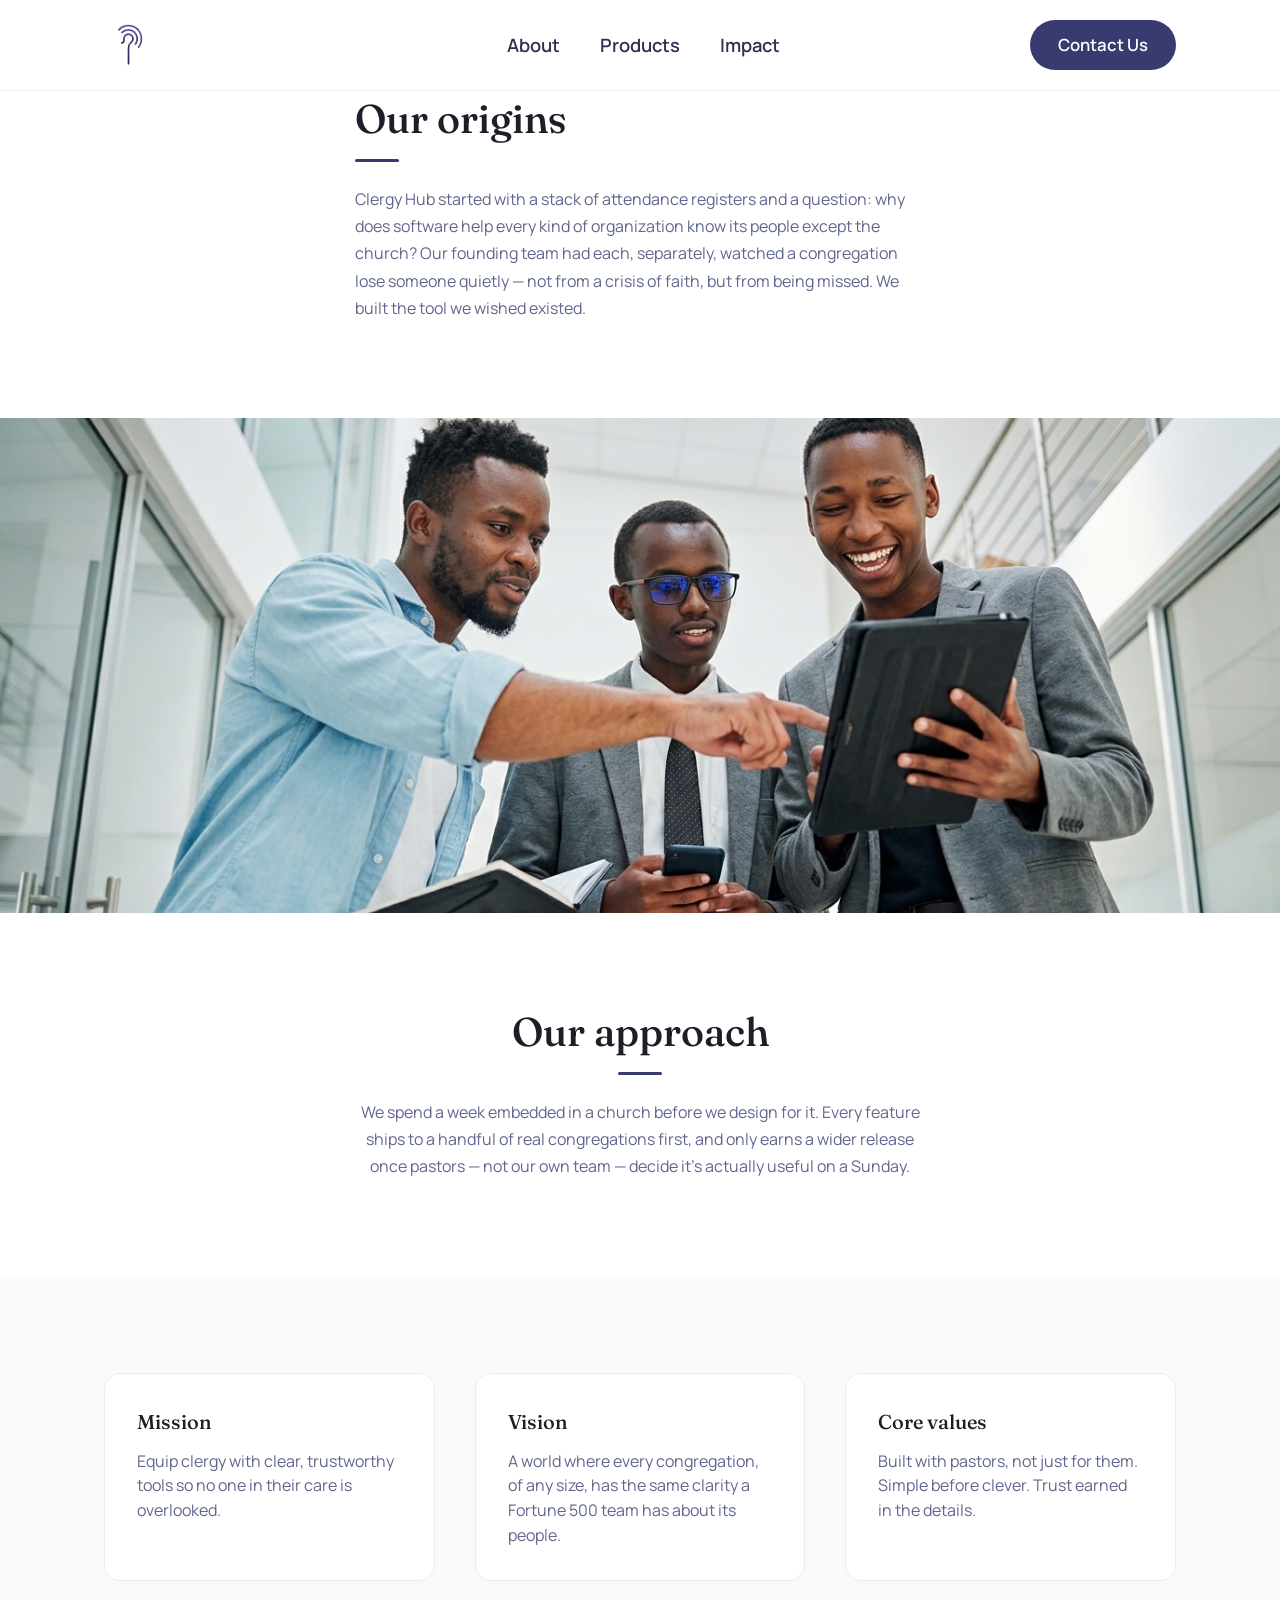
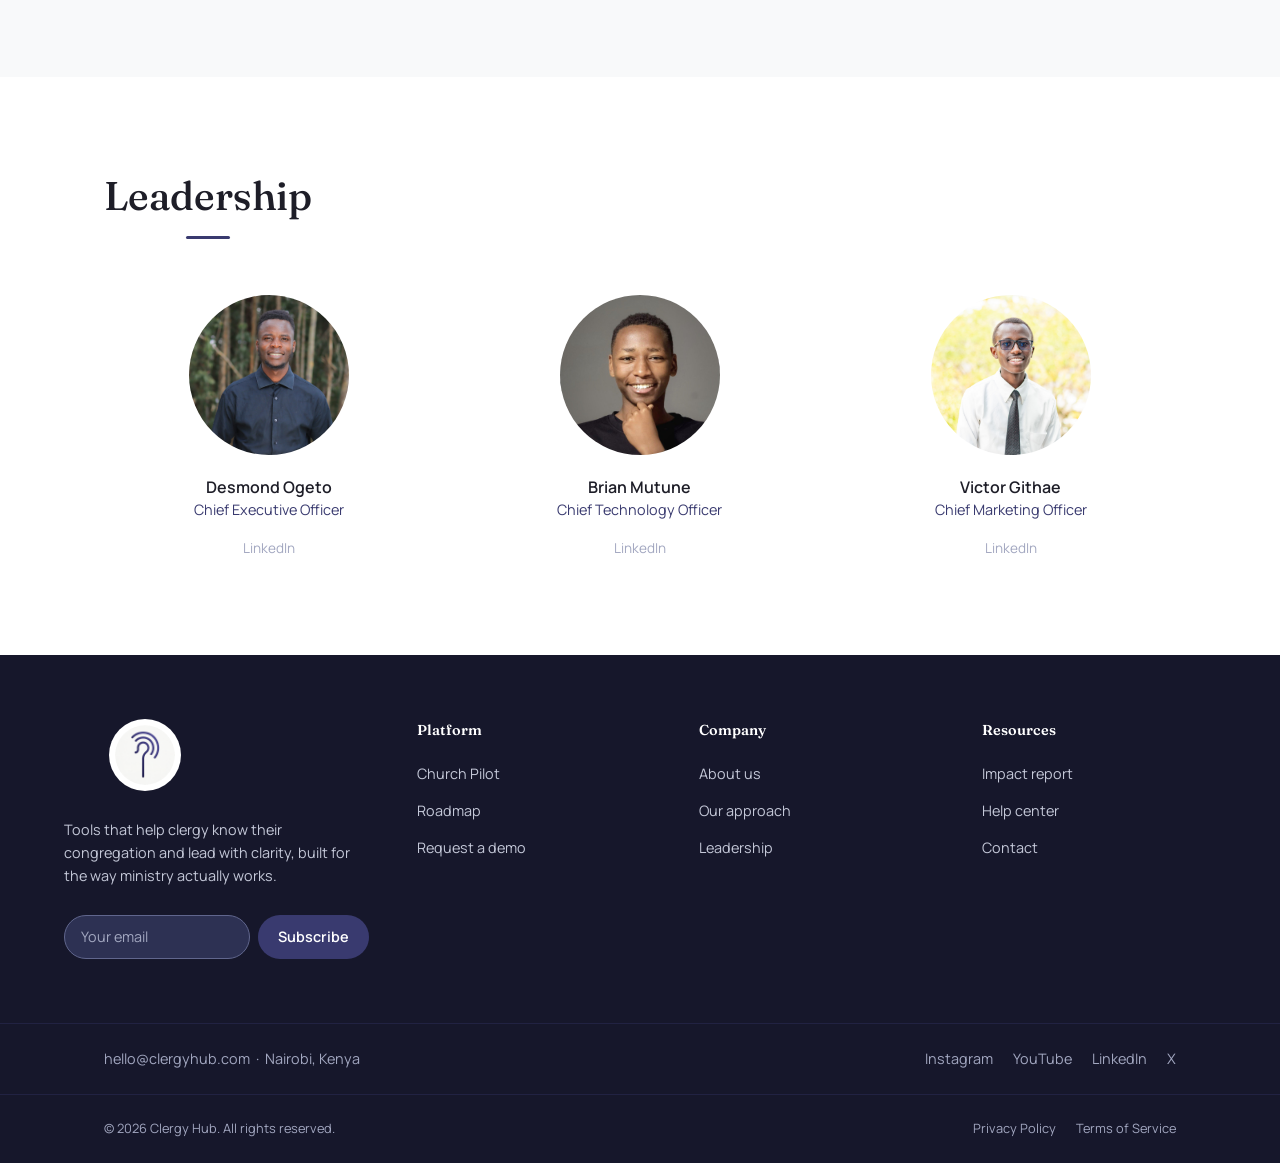
<file: about.html>
<!DOCTYPE html>
<html lang="en">
<head>
  <meta charset="UTF-8">
  <meta name="viewport" content="width=device-width, initial-scale=1.0">
  <title>About — Clergy Hub</title>
  <meta name="description" content="Built by people who've sat in the pews and the back office. Learn about Clergy Hub's origins, approach, and leadership.">
  <link rel="icon" href="images/logo-mark.jpg">
  <link rel="preconnect" href="https://fonts.googleapis.com">
  <link rel="preconnect" href="https://fonts.gstatic.com" crossorigin>
  <link href="https://fonts.googleapis.com/css2?family=Fraunces:ital,wght@0,400;0,500;0,600;1,400&family=Manrope:wght@400;500;600;700&display=swap" rel="stylesheet">
  <link rel="stylesheet" href="styles.css">
</head>
<body>  

  <!-- ============================= NAVBAR ============================= -->
  <header class="navbar">
    <div class="container">
      <a href="index.html" class="brand">
      <img src="logo2.png" alt="Clergy Hub Logo" class="brand-mark">
      </a>
      <nav class="nav-links">
        <a href="about.html">About</a>
        <a href="products.html">Products</a>
        <a href="impact.html">Impact</a>
      </nav>
      <button class="nav-cta btn" data-open-contact>Contact Us</button>
      <button class="nav-toggle" aria-label="Open menu" aria-expanded="false">
        <svg viewBox="0 0 24 24" fill="none" stroke="currentColor" stroke-width="2" stroke-linecap="round"><line x1="4" y1="7" x2="20" y2="7"/><line x1="4" y1="12" x2="20" y2="12"/><line x1="4" y1="17" x2="20" y2="17"/></svg>
      </button>
    </div>
    <div class="mobile-menu">
      <a href="about.html">About</a>
      <a href="products.html">Products</a>
      <a href="impact.html">Impact</a>
      <a href="#" data-open-contact>Contact Us</a>
    </div>
  </header>

  <main>

    <!-- ============================= OUR ORIGINS ============================= -->
    <section class="section bg-parchment">
      <div class="container" style="max-width:65ch;">
        <div class="section-header left">
          <h2>Our origins</h2>
        </div>
        <p class="prose" style="margin-top:24px;">
          Clergy Hub started with a stack of attendance registers and a question: why does software help every kind of organization know its people except the church? Our founding team had each, separately, watched a congregation lose someone quietly — not from a crisis of faith, but from being missed. We built the tool we wished existed.
        </p>
      </div>
    </section>

    <!-- ============================= TEAM IN ACTION ============================= -->
    <section class="image-break" style="height:55vh;">
      <img src="about.jpg" alt="Clergy Hub team working together">
    </section>

    <!-- ============================= OUR APPROACH ============================= -->
    <section class="section bg-parchment">
      <div class="container text-center" style="max-width:65ch; margin-inline:auto;">
        <div class="section-header">
          <h2>Our approach</h2>
        </div>
        <p class="prose" style="margin-top:24px; margin-inline:auto;">
          We spend a week embedded in a church before we design for it. Every feature ships to a handful of real congregations first, and only earns a wider release once pastors — not our own team — decide it's actually useful on a Sunday.
        </p>
      </div>
    </section>

    <!-- ============================= MISSION / VISION / VALUES ============================= -->
    <section class="section" style="background:var(--parchment-100);">
      <div class="container grid-3">
        <div class="card">
          <h3>Mission</h3>
          <p>Equip clergy with clear, trustworthy tools so no one in their care is overlooked.</p>
        </div>
        <div class="card">
          <h3>Vision</h3>
          <p>A world where every congregation, of any size, has the same clarity a Fortune 500 team has about its people.</p>
        </div>
        <div class="card">
          <h3>Core values</h3>
          <p>Built with pastors, not just for them. Simple before clever. Trust earned in the details.</p>
        </div>
      </div>
    </section>

    <!-- ============================= LEADERSHIP ============================= -->
    <section class="section bg-parchment">
      <div class="container">
        <div class="section-header">
          <h2>Leadership</h2>
        </div>
        <div class="people-grid" style="margin-top:56px;">
          <div class="person">
            <div class="portrait"><img src="desmond.jpg" alt="Desmond Ogeto"></div>
            <p class="name">Desmond Ogeto</p>
            <p class="role">Chief Executive Officer</p>
            <div class="socials">
              <a href="https://www.linkedin.com/in/desmond-ogeto-812336364/" aria-label="Desmond Ogeto on LinkedIn">LinkedIn</a>
            </div>
          </div>
          <div class="person">
            <div class="portrait"><img src="brian.jpg" alt="Brian Mutune"></div>
            <p class="name">Brian Mutune</p>
            <p class="role">Chief Technology Officer</p>
            <div class="socials">
              <a href="https://www.linkedin.com/in/brian-mutune/" aria-label="Brian Mutune on LinkedIn">LinkedIn</a>
            </div>
          </div>
          <div class="person">
            <div class="portrait"><img src="victorgithae.jpg" alt="Victor Githae"></div>
            <p class="name">Victor Githae</p>
            <p class="role">Chief Marketing Officer</p>
            <div class="socials">
              <a href="https://linkedin.com/victor-githae/" aria-label="Victor Githae on LinkedIn">LinkedIn</a>
            </div>
          </div>
        </div>
      </div>
    </section>
  </main>

  <!-- ============================= FOOTER ============================= -->
  <footer class="site-footer">
    <div class="container footer-top">
      <div>
        <a href="index.html" class="brand">
          <img src="logo1.png" alt="Clergy Hub Logo" class="brand-mark">
        </a>
        <p class="footer-blurb">Tools that help clergy know their congregation and lead with clarity, built for the way ministry actually works.</p>
        <form class="newsletter-form">
          <label for="newsletter" class="sr-only">Email address</label>
          <input type="email" id="newsletter" required placeholder="Your email">
          <button type="submit">Subscribe</button>
        </form>
      </div>
      <div class="footer-col">
        <h3>Platform</h3>
        <ul>
          <li><a href="products.html">Church Pilot</a></li>
          <li><a href="products.html">Roadmap</a></li>
          <li><a href="products.html">Request a demo</a></li>
        </ul>
      </div>
      <div class="footer-col">
        <h3>Company</h3>
        <ul>
          <li><a href="about.html">About us</a></li>
          <li><a href="about.html">Our approach</a></li>
          <li><a href="about.html">Leadership</a></li>
        </ul>
      </div>
      <div class="footer-col">
        <h3>Resources</h3>
        <ul>
          <li><a href="impact.html">Impact report</a></li>
          <li><a href="#" data-open-contact>Help center</a></li>
          <li><a href="#" data-open-contact>Contact</a></li>
        </ul>
      </div>
    </div>
    <div class="footer-mid">
      <div class="container">
        <p>hello@clergyhub.com &nbsp;·&nbsp; Nairobi, Kenya</p>
        <div class="footer-socials">
          <a href="https://instagram.com" target="_blank" rel="noreferrer">Instagram</a>
          <a href="https://youtube.com" target="_blank" rel="noreferrer">YouTube</a>
          <a href="https://linkedin.com" target="_blank" rel="noreferrer">LinkedIn</a>
          <a href="https://x.com" target="_blank" rel="noreferrer">X</a>
        </div>
      </div>
    </div>
    <div class="footer-bottom">
      <div class="container">
        <p>&copy; 2026 Clergy Hub. All rights reserved.</p>
        <div class="footer-bottom-links">
          <a href="#">Privacy Policy</a>
          <a href="#">Terms of Service</a>
        </div>
      </div>
    </div>
  </footer>

<!-- ============================= CONTACT MODAL ============================= -->
  <div class="modal-overlay" id="contactModal" role="dialog" aria-modal="true" aria-label="Contact Clergy Hub">
    <button class="modal-backdrop" data-close-contact aria-label="Close contact form"></button>
    <div class="modal-panel">
      <div class="modal-logo-panel">
        <img src="logo2.png" alt="Clergy Hub — Know your flock. Lead with clarity.">
      </div>
      <div class="modal-form-panel modal-scrollable">
        <button class="modal-close" data-close-contact aria-label="Close">&times;</button>
        <form id="contactForm">
          <h2>Let's talk.</h2>
          <p>Tell us about your church and what you're hoping for.</p>
          <div class="form-field">
            <label for="name">Name</label>
            <input type="text" id="name" name="name" required placeholder="Your full name">
          </div>
          <div class="form-field">
            <label for="email">Email</label>
            <input type="email" id="email" name="email" required placeholder="you@church.org">
          </div>
          <div class="form-field">
            <label for="phone">Phone Number</label>
            <input type="tel" id="phone" name="phone" required placeholder="+254 700 000000">
          </div>
          <div class="form-field">
            <label for="message">Message</label>
            <textarea id="message" name="message" rows="4" required placeholder="How can we help?"></textarea>
          </div>
          <div class="form-field checkbox-field" style="display: flex; align-items: flex-start; gap: 10px; margin-top: 12px;">
            <input type="checkbox" id="privacyConsent" name="privacyConsent" required style="margin-top: 4px;">
            <label for="privacyConsent" style="font-size: 0.9rem; line-height: 1.4; font-weight: normal;">
              I agree to the collection of my data in accordance with the <a href="privacy.html" target="_blank" style="text-decoration: underline;">Privacy Policy</a>.
            </label>
          </div>
          <button type="submit" class="btn btn-primary btn-block" style="margin-top:20px;">Send message</button>
        </form>
        <div class="modal-success" id="contactSuccess">
          <h2>Message sent.</h2>
          <p>Thank you for reaching out. <br> Our team will reply within one business day.</p>
          <button class="btn btn-ghost" data-close-contact>Close</button>
        </div>
      </div>
    </div>
  </div>

  <script src="main.js"></script>
</body>
</html>
</file>
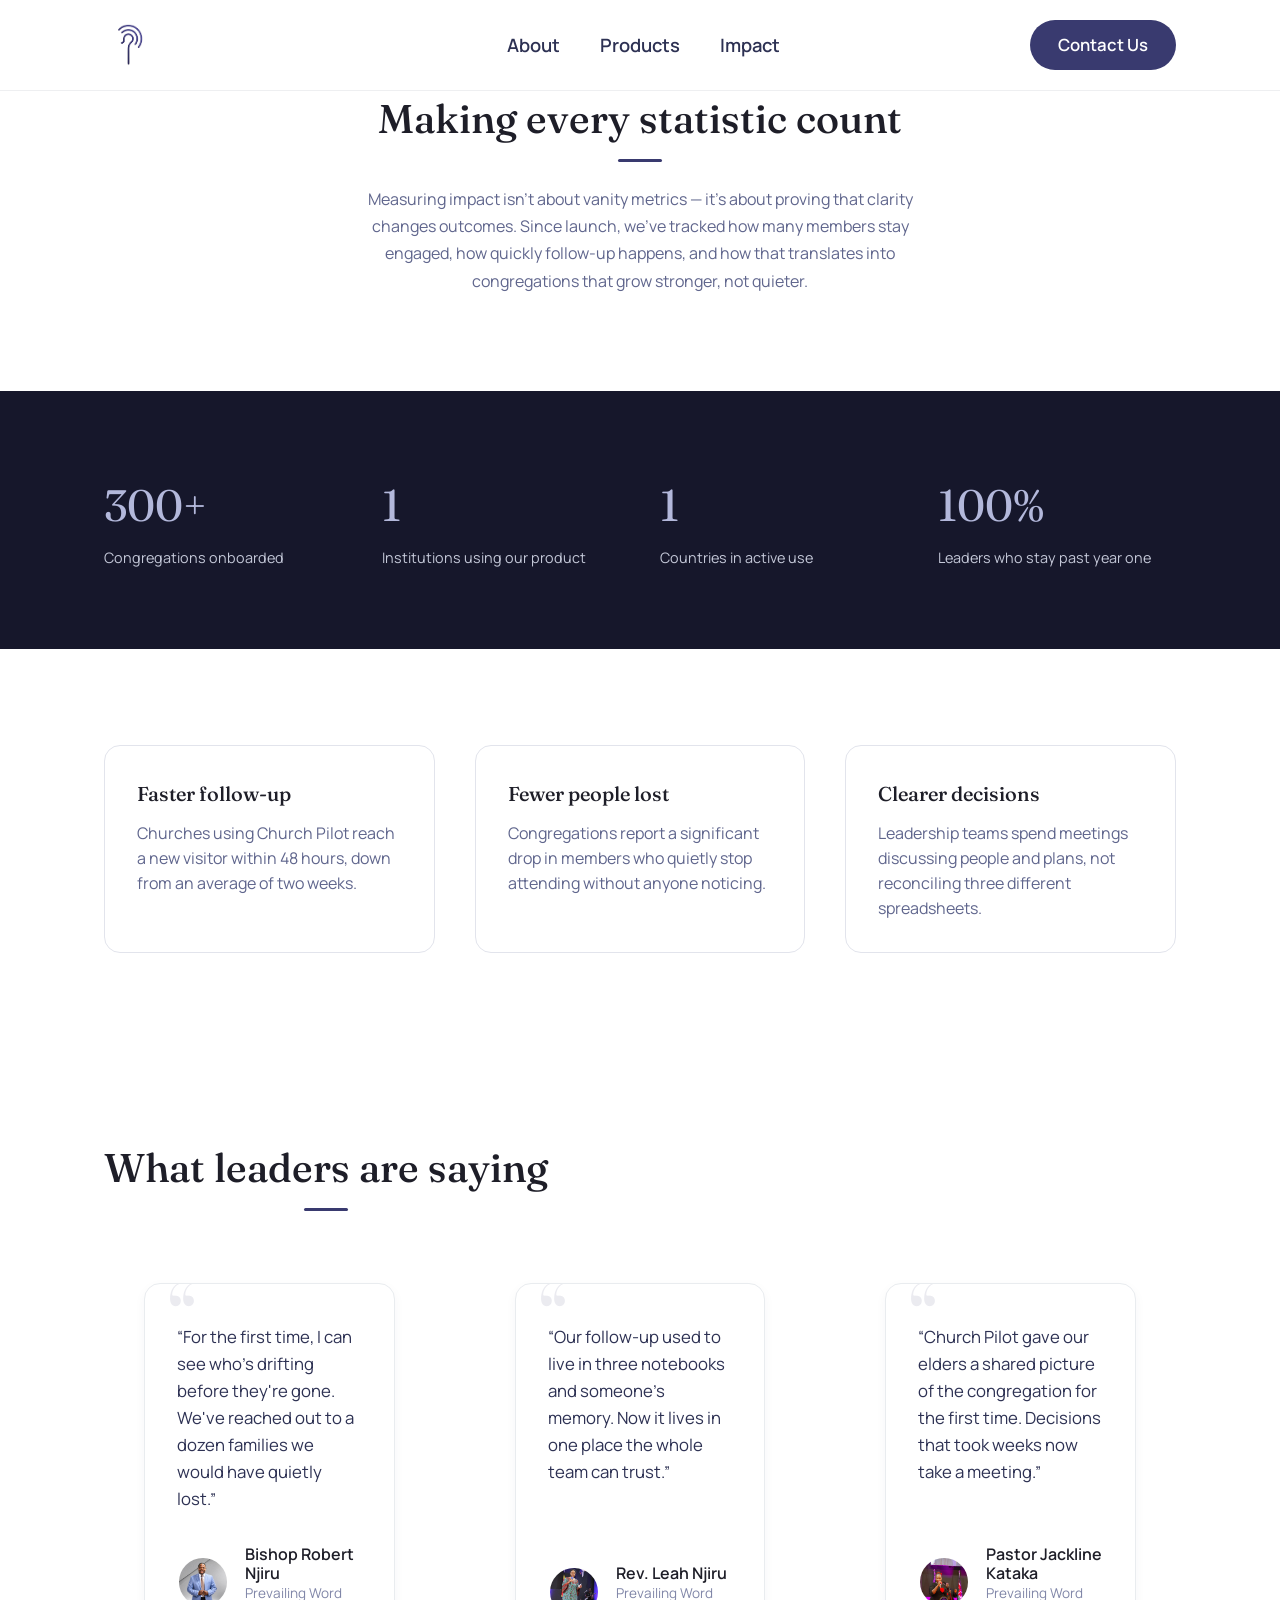
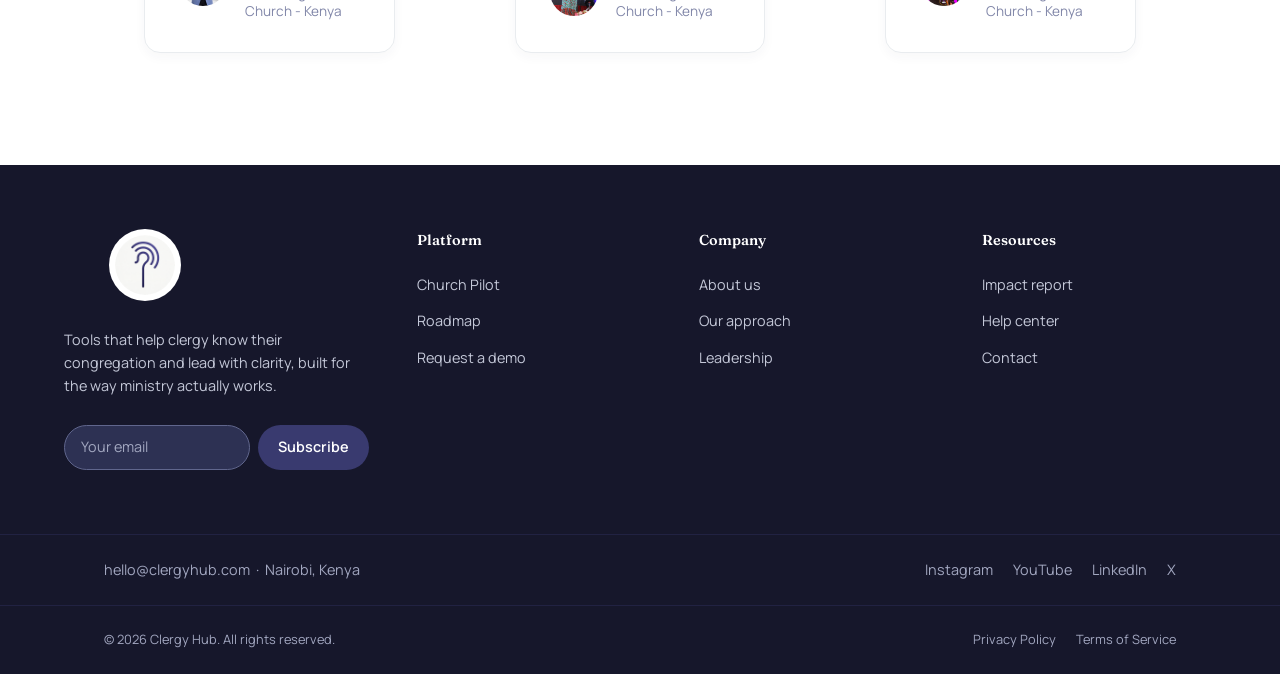
<file: impact.html>
<!DOCTYPE html>
<html lang="en">
<head>
  <meta charset="UTF-8">
  <meta name="viewport" content="width=device-width, initial-scale=1.0">
  <title>Impact — Clergy Hub</title>
  <meta name="description" content="Numbers don't lie — see the measurable impact Clergy Hub has had on congregations using Church Pilot.">
  <link rel="icon" href="images/logo-mark.jpg">
  <link rel="preconnect" href="https://fonts.googleapis.com">
  <link rel="preconnect" href="https://fonts.gstatic.com" crossorigin>
  <link href="https://fonts.googleapis.com/css2?family=Fraunces:ital,wght@0,400;0,500;0,600;1,400&family=Manrope:wght@400;500;600;700&display=swap" rel="stylesheet">
  <link rel="stylesheet" href="styles.css">
</head>
<body> 
 
  <!-- ============================= NAVBAR ============================= -->
  <header class="navbar">
    <div class="container">
      <a href="index.html" class="brand">
      <img src="logo2.png" alt="Clergy Hub Logo" class="brand-mark">
      </a>
      <nav class="nav-links">
        <a href="about.html">About</a>
        <a href="products.html">Products</a>
        <a href="impact.html">Impact</a>
      </nav>
      <button class="nav-cta btn" data-open-contact>Contact Us</button>
      <button class="nav-toggle" aria-label="Open menu" aria-expanded="false">
        <svg viewBox="0 0 24 24" fill="none" stroke="currentColor" stroke-width="2" stroke-linecap="round"><line x1="4" y1="7" x2="20" y2="7"/><line x1="4" y1="12" x2="20" y2="12"/><line x1="4" y1="17" x2="20" y2="17"/></svg>
      </button>
    </div>
    <div class="mobile-menu">
      <a href="about.html">About</a>
      <a href="products.html">Products</a>
      <a href="impact.html">Impact</a>
      <a href="#" data-open-contact>Contact Us</a>
    </div>
  </header>

  <main>


    <!-- ============================= IMPACT STATEMENT ============================= -->
    <section class="section bg-parchment">
      <div class="container text-center" style="max-width:65ch; margin-inline:auto;">
        <div class="section-header">
          <h2>Making every statistic count</h2>
        </div>
        <p class="prose" style="margin-top:24px; margin-inline:auto;">
          Measuring impact isn't about vanity metrics — it's about proving that clarity changes outcomes. Since launch, we've tracked how many members stay engaged, how quickly follow-up happens, and how that translates into congregations that grow stronger, not quieter.
        </p>
      </div>
    </section>

    <!-- ============================= STATS (DARK) ============================= -->
    <section class="stats-strip on-dark">
      <div class="container stats-grid">
        <div class="stat"><p class="value">300+</p><p class="label">Congregations onboarded</p></div>
        <div class="stat"><p class="value">1</p><p class="label">Institutions using our product</p></div>
        <div class="stat"><p class="value">1</p><p class="label">Countries in active use</p></div>
        <div class="stat"><p class="value">100%</p><p class="label">Leaders who stay past year one</p></div>
      </div>
    </section>

    <!-- ============================= EXPANDED STATS GRID ============================= -->
    <section class="section bg-parchment">
      <div class="container grid-3">
        <div class="card outline">
          <h3>Faster follow-up</h3>
          <p>Churches using Church Pilot reach a new visitor within 48 hours, down from an average of two weeks.</p>
        </div>
        <div class="card outline">
          <h3>Fewer people lost</h3>
          <p>Congregations report a significant drop in members who quietly stop attending without anyone noticing.</p>
        </div>
        <div class="card outline">
          <h3>Clearer decisions</h3>
          <p>Leadership teams spend meetings discussing people and plans, not reconciling three different spreadsheets.</p>
        </div>
      </div>
    </section>

    <!-- ============================= TESTIMONIALS ============================= -->
    <section class="section bg-parchment">
      <div class="container">
        <div class="section-header">
          <h2>What leaders are saying</h2>
        </div>
<div class="grid-3" style="margin-top:56px;">
          <figure class="testimonial-card">
            <blockquote>&ldquo;For the first time, I can see who's drifting before they're gone. We've reached out to a dozen families we would have quietly lost.&rdquo;</blockquote>
            <figcaption class="who">
              <div class="avatar"><img src="bishop.jpg" alt="Bishop Robert Njiru"></div>
              <div class="author-info">
                <p class="name">Bishop Robert Njiru</p>
                <p class="role">Prevailing Word Church - Kenya</p>
              </div>
            </figcaption>
          </figure>
          <figure class="testimonial-card">
            <blockquote>&ldquo;Our follow-up used to live in three notebooks and someone's memory. Now it lives in one place the whole team can trust.&rdquo;</blockquote>
            <figcaption class="who">
              <div class="avatar"><img src="revleah.png" alt="Rev. Leah Njiru"></div>
              <div class="author-info">
                <p class="name">Rev. Leah Njiru</p>
                <p class="role">Prevailing Word Church - Kenya</p>
              </div>
            </figcaption>
          </figure>
          <figure class="testimonial-card">
            <blockquote>&ldquo;Church Pilot gave our elders a shared picture of the congregation for the first time. Decisions that took weeks now take a meeting.&rdquo;</blockquote>
            <figcaption class="who">
              <div class="avatar"><img src="pstjacky.jpeg" alt="Pastor Jackline Kataka"></div>
              <div class="author-info">
                <p class="name">Pastor Jackline Kataka</p>
                <p class="role">Prevailing Word Church - Kenya</p>
              </div>
            </figcaption>
          </figure>
        </div>
      </div>
    </section>
  </main>

<!-- ============================= FOOTER ============================= -->
  <footer class="site-footer">
    <div class="container footer-top">
      <div>
        <a href="index.html" class="brand">
          <img src="logo1.png" alt="Clergy Hub Logo" class="brand-mark">
        </a>
        <p class="footer-blurb">Tools that help clergy know their congregation and lead with clarity, built for the way ministry actually works.</p>
        <form class="newsletter-form">
          <label for="newsletter" class="sr-only">Email address</label>
          <input type="email" id="newsletter" required placeholder="Your email">
          <button type="submit">Subscribe</button>
        </form>
      </div>
      <div class="footer-col">
        <h3>Platform</h3>
        <ul>
          <li><a href="products.html">Church Pilot</a></li>
          <li><a href="products.html">Roadmap</a></li>
          <li><a href="products.html">Request a demo</a></li>
        </ul>
      </div>
      <div class="footer-col">
        <h3>Company</h3>
        <ul>
          <li><a href="about.html">About us</a></li>
          <li><a href="about.html">Our approach</a></li>
          <li><a href="about.html">Leadership</a></li>
        </ul>
      </div>
      <div class="footer-col">
        <h3>Resources</h3>
        <ul>
          <li><a href="impact.html">Impact report</a></li>
          <li><a href="#" data-open-contact>Help center</a></li>
          <li><a href="#" data-open-contact>Contact</a></li>
        </ul>
      </div>
    </div>
    <div class="footer-mid">
      <div class="container">
        <p>hello@clergyhub.com &nbsp;·&nbsp; Nairobi, Kenya</p>
        <div class="footer-socials">
          <a href="https://instagram.com" target="_blank" rel="noreferrer">Instagram</a>
          <a href="https://youtube.com" target="_blank" rel="noreferrer">YouTube</a>
          <a href="https://linkedin.com" target="_blank" rel="noreferrer">LinkedIn</a>
          <a href="https://x.com" target="_blank" rel="noreferrer">X</a>
        </div>
      </div>
    </div>
    <div class="footer-bottom">
      <div class="container">
        <p>&copy; 2026 Clergy Hub. All rights reserved.</p>
        <div class="footer-bottom-links">
          <a href="#">Privacy Policy</a>
          <a href="#">Terms of Service</a>
        </div>
      </div>
    </div>
  </footer>

<!-- ============================= CONTACT MODAL ============================= -->
  <div class="modal-overlay" id="contactModal" role="dialog" aria-modal="true" aria-label="Contact Clergy Hub">
    <button class="modal-backdrop" data-close-contact aria-label="Close contact form"></button>
    <div class="modal-panel">
      <div class="modal-logo-panel">
        <img src="logo2.png" alt="Clergy Hub — Know your flock. Lead with clarity.">
      </div>
      <div class="modal-form-panel modal-scrollable">
        <button class="modal-close" data-close-contact aria-label="Close">&times;</button>
        <form id="contactForm">
          <h2>Let's talk.</h2>
          <p>Tell us about your church and what you're hoping for.</p>
          <div class="form-field">
            <label for="name">Name</label>
            <input type="text" id="name" name="name" required placeholder="Your full name">
          </div>
          <div class="form-field">
            <label for="email">Email</label>
            <input type="email" id="email" name="email" required placeholder="you@church.org">
          </div>
          <div class="form-field">
            <label for="phone">Phone Number</label>
            <input type="tel" id="phone" name="phone" required placeholder="+254 700 000000">
          </div>
          <div class="form-field">
            <label for="message">Message</label>
            <textarea id="message" name="message" rows="4" required placeholder="How can we help?"></textarea>
          </div>
          <div class="form-field checkbox-field" style="display: flex; align-items: flex-start; gap: 10px; margin-top: 12px;">
            <input type="checkbox" id="privacyConsent" name="privacyConsent" required style="margin-top: 4px;">
            <label for="privacyConsent" style="font-size: 0.9rem; line-height: 1.4; font-weight: normal;">
              I agree to the collection of my data in accordance with the <a href="privacy.html" target="_blank" style="text-decoration: underline;">Privacy Policy</a>.
            </label>
          </div>
          <button type="submit" class="btn btn-primary btn-block" style="margin-top:20px;">Send message</button>
        </form>
        <div class="modal-success" id="contactSuccess">
          <h2>Message sent.</h2>
          <p>Thank you for reaching out. <br> Our team will reply within one business day.</p>
          <button class="btn btn-ghost" data-close-contact>Close</button>
        </div>
      </div>
    </div>
  </div>

  <script src="main.js"></script>
</body>
</html>
</file>
<file: styles.css>
/* ==========================================================================
   Clergy Hub — global stylesheet
   Design tokens strictly updated to match the product UI and logo: 
   Brand Blue (deep indigo), Ink (dark slate typography), and crisp white/
   cool gray surfaces. All secondary accent colors have been removed.
   ========================================================================== */
 
:root {
  /* Ink — text and dark surfaces, matched to dark slate typography */
  --ink-50: #F4F5F8;
  --ink-100: #E2E4EC;
  --ink-200: #C4C8D8;
  --ink-300: #A2A7C0;
  --ink-400: #8086A8;
  --ink-500: #60668D;
  --ink-600: #454A71;
  --ink-700: #2D3153;
  --ink-800: #1E1E28; /* Dark heading text */
  --ink-900: #101018;

  /* Surfaces (Parchment) — Updated to clean whites and cool grays to match product UI */
  --parchment-50: #FFFFFF; /* Pure white for dashboard feel */
  --parchment-100: #F8F9FA; /* Very subtle off-white for contrast blocks */
  --parchment-200: #E9ECEF;
  --parchment-300: #DEE2E6;

  /* Brand Blue — deep indigo drawn directly from the logo and product CTA buttons */
  --blue-50: #F0F1F8;
  --blue-100: #D9DCED;
  --blue-200: #B3B8DB;
  --blue-300: #8A93C6;
  --blue-400: #5F65A8;
  --blue-500: #393A6F; /* Primary brand blue matching the "Create workspace" button */
  --blue-600: #2D2E58; /* Darker shade for hover states */
  --blue-700: #212242;
  --blue-800: #16172B;
  --blue-900: #0B0B16;

  --font-display: "Fraunces", Georgia, serif;
  --font-body: "Manrope", -apple-system, BlinkMacSystemFont, sans-serif;

  --ease-soft: cubic-bezier(0.22, 1, 0.36, 1);
  --max-width: 1152px;
}

/* -------------------------------------------------------------------- */
/* Reset & base                                                          */
/* -------------------------------------------------------------------- */
*, *::before, *::after { box-sizing: border-box; }
html { scroll-behavior: smooth; }
body {
  margin: 0;
  background: var(--parchment-50);
  color: var(--ink-700);
  font-family: var(--font-body);
  line-height: 1.55;
  -webkit-font-smoothing: antialiased;
}
img { max-width: 100%; display: block; }
a { color: inherit; text-decoration: none; }
button { font: inherit; cursor: pointer; }
input, textarea { font: inherit; }
h1, h2, h3, h4 {
  font-family: var(--font-display);
  color: var(--ink-800);
  margin: 0;
  font-weight: 500;
}
p { margin: 0; }
ul { list-style: none; margin: 0; padding: 0; }

:focus-visible {
  outline: 2px solid var(--blue-500);
  outline-offset: 3px;
}

@media (prefers-reduced-motion: reduce) {
  *, *::before, *::after {
    animation-duration: 0.01ms !important;
    animation-iteration-count: 1 !important;
    transition-duration: 0.01ms !important;
    scroll-behavior: auto !important;
  }
}

/* -------------------------------------------------------------------- */
/* Layout helpers                                                        */
/* -------------------------------------------------------------------- */
.container {
  width: 100%;
  max-width: var(--max-width);
  margin: 0 auto;
  padding: 0 24px;
}
@media (min-width: 768px) {
  .container { padding: 0 40px; }
}

.section { padding: 96px 0; }
@media (max-width: 767px) {
  .section { padding: 64px 0; }
}

.text-center { text-align: center; }
.sr-only {
  position: absolute;
  width: 1px; height: 1px;
  padding: 0; margin: -1px;
  overflow: hidden;
  clip: rect(0,0,0,0);
  white-space: nowrap;
  border: 0;
}

/* -------------------------------------------------------------------- */
/* Signature device: centered heading rule in strict Brand Blue          */
/* -------------------------------------------------------------------- */
.section-header .eyebrow {
  margin: 0 0 8px;
  font-size: 0.875rem;
  font-weight: 500;
  color: var(--blue-500);
}
.section-header h2 {
  display: inline-block;
  position: relative;
  font-size: 2rem;
  line-height: 1.15;
  padding-bottom: 20px;
}
@media (min-width: 768px) {
  .section-header h2 { font-size: 2.5rem; }
}
.section-header h2::after {
  content: "";
  position: absolute;
  left: 50%;
  bottom: 0;
  transform: translateX(-50%);
  width: 44px;
  height: 3px;
  border-radius: 2px;
  background: var(--blue-500);
}
.section-header.on-dark h2 { color: var(--parchment-50); }
.section-header.left { text-align: left; }
.section-header.left h2::after { left: 0; transform: none; }

/* -------------------------------------------------------------------- */
/* Buttons                                                               */
/* -------------------------------------------------------------------- */
.btn {
  display: inline-flex;
  align-items: center;
  justify-content: center;
  gap: 8px;
  border-radius: 999px;
  padding: 12px 28px;
  font-size: 0.9rem;
  font-weight: 600;
  border: none;
  transition: background-color 0.3s var(--ease-soft), color 0.3s var(--ease-soft), border-color 0.3s var(--ease-soft);
}
.btn-primary {
  background: var(--blue-500);
  color: #FFFFFF;
}
.btn-primary:hover { background: var(--blue-600); }

.btn-ghost {
  background: transparent;
  border: 1px solid rgba(162, 167, 192, 0.4); /* Based on --ink-300 */
  color: var(--ink-700);
}
.btn-ghost:hover { border-color: var(--blue-500); color: var(--blue-600); }

.btn-block { width: 100%; }

/* -------------------------------------------------------------------- */
/* Navbar                                                               */
/* -------------------------------------------------------------------- */
.navbar {
  position: fixed;
  inset: 0 0 auto 0;
  z-index: 40;
  background: transparent;
  transition: background-color 0.5s var(--ease-soft), backdrop-filter 0.5s var(--ease-soft), box-shadow 0.5s var(--ease-soft);
}
.navbar.is-scrolled {
  background: rgba(255, 255, 255, 0.95);
  backdrop-filter: blur(16px);
  -webkit-backdrop-filter: blur(16px);
  box-shadow: 0 1px 0 0 rgba(45, 49, 83, 0.08); /* Based on --ink-700 */
}
.navbar .container {
  height: 90px;
  display: flex;
  align-items: center;
  justify-content: space-between;
}

/* Brand Logo & Name */
.brand {
  display: inline-flex;
  align-items: center;
  gap: 14px;
  text-decoration: none;
}
.brand-mark {
  height: 52px;
  width: auto;
  object-fit: contain;
  border: none;
  border-radius: 0;
  background: transparent;
  transition: transform 0.3s var(--ease-soft), filter 0.3s var(--ease-soft);
}
.brand:hover .brand-mark { transform: scale(1.05); }

.brand-name {
  font-family: var(--font-display);
  font-size: 1.35rem;
  font-weight: 700;
  letter-spacing: -0.01em;
  color: var(--ink-800);
  transition: color 0.3s var(--ease-soft);
}

/* Contrast switching for logo image and name depending on scroll state */
.navbar:not(.is-scrolled) .brand-mark { 
  filter: brightness(0) invert(1); /* Renders dark logo as white over dark hero */
}
.navbar.is-scrolled .brand-mark { 
  filter: none; /* Restores natural logo color when header becomes white */
}
.navbar:not(.is-scrolled) .brand-name { color: var(--parchment-50); }

/* Navigation Links */
.nav-links {
  display: none;
  align-items: center;
  gap: 40px;
}
@media (min-width: 768px) {
  .nav-links { display: flex; transform: translateX(50px); }
}
.nav-links a {
  font-size: 1.15rem;
  font-weight: 600;
  color: var(--ink-700);
  text-decoration: none;
  transition: color 0.3s var(--ease-soft), opacity 0.3s var(--ease-soft);
}
.nav-links a:hover { color: var(--blue-500); }

.navbar:not(.is-scrolled) .nav-links a { 
  color: var(--parchment-50); 
  opacity: 0.95; 
}
.navbar:not(.is-scrolled) .nav-links a:hover { 
  color: #FFFFFF; 
  opacity: 1; 
}

/* Navigation CTA */
.nav-cta {
  background: var(--parchment-50);
  color: var(--ink-800);
  font-size: 1.05rem;
  font-weight: 600;
}
.navbar.is-scrolled .nav-cta {
  background: var(--blue-500);
  color: #FFFFFF;
}
.nav-cta:hover { background: var(--blue-600); color: #FFFFFF; }

/* Mobile Menu & Toggle */
.nav-toggle {
  display: inline-flex;
  background: none;
  border: none;
  padding: 8px;
  color: inherit;
}
@media (min-width: 768px) {
  .nav-toggle { display: none; }
}
.nav-toggle svg { width: 24px; height: 24px; }
.navbar:not(.is-scrolled) .nav-toggle { color: var(--parchment-50); }

.mobile-menu {
  display: none;
  flex-direction: column;
  gap: 4px;
  background: var(--parchment-50);
  border-top: 1px solid var(--parchment-200);
  padding: 12px 24px 20px;
}
.mobile-menu.is-open { display: flex; }
.mobile-menu a {
  padding: 10px 0;
  font-size: 1.1rem;
  font-weight: 500;
  color: var(--ink-700);
}
@media (min-width: 768px) {
  .mobile-menu { display: none !important; }
}



/* -------------------------------------------------------------------- */
/* Hero                                                                  */
/* -------------------------------------------------------------------- */
.hero {
  position: relative;
  display: flex;
  align-items: center;
  overflow: hidden;
  min-height: 100vh;
}
.hero.hero-tall { min-height: 70vh; }
.hero-bg {
  position: absolute;
  inset: 0;
  background-size: cover;
  background-position: center;
}
.hero-overlay {
  position: absolute;
  inset: 0;
  background: linear-gradient(to top, rgba(16,16,24,0.85), rgba(30,30,56,0.5) 55%, rgba(16,16,24,0.3)); /* Based on --blue-900 / --ink-900 */
}
.hero-content {
  position: relative;
  z-index: 1;
  padding-top: 80px;
  display: flex;
  flex-direction: column;
  align-items: center;
  justify-content: center;
  text-align: center;
  width: 100%;
}
.hero-content .eyebrow {
  margin: 0 0 16px;
  font-size: 0.9rem;
  font-weight: 500;
  color: var(--blue-200);
}
.hero-content h1 {
  font-size: 2.5rem;
  line-height: 1.1;
  color: var(--parchment-50);
  max-width: 640px;
}
@media (min-width: 768px) {
  .hero-content h1 { font-size: 3.75rem; white-space: nowrap; }
}
.hero-content .subtitle {
  margin-top: 24px;
  max-width: 520px;
  font-size: 1.125rem;
  color: rgba(255, 255, 255, 0.9);
}

.massive-title {
  font-size: 4rem;
  font-weight: 800;
  letter-spacing: -0.02em;
  color: var(--parchment-50);
  line-height: 1;
  margin: 0;
  text-transform: uppercase;
  transition: transform 0.15s cubic-bezier(0.25, 0.46, 0.45, 0.94); 
  display: inline-block;
}

/* Slogan Styling */
.hero-slogan {
  font-size: 1.5rem;
  color: rgba(255, 255, 255, 0.6); 
  margin-top: 16px;
  font-family: var(--font-display);
  transition: transform 0.2s cubic-bezier(0.25, 0.46, 0.45, 0.94);
  display: inline-block;
}

/* Desktop sizing */
@media (min-width: 768px) {
  .massive-title { 
    font-size: 8rem; 
  }
  .hero-slogan { 
    font-size: 3.25rem; 
    white-space: nowrap;
  }
}

/* -------------------------------------------------------------------- */
/* Generic content blocks                                                */
/* -------------------------------------------------------------------- */
.prose { max-width: 68ch; color: var(--ink-500); line-height: 1.7; }
.grid-2 {
  display: grid;
  gap: 56px;
}
@media (min-width: 768px) {
  .grid-2 { grid-template-columns: 1fr 1fr; align-items: center; }
}
.grid-3 {
  display: grid;
  gap: 40px;
}
@media (min-width: 768px) {
  .grid-3 { grid-template-columns: repeat(3, 1fr); }
}
.stack { display: flex; flex-direction: column; gap: 32px; }

.callout {
  background: var(--parchment-100);
  border-radius: 12px;
  padding: 20px 24px;
  font-family: var(--font-display);
  font-style: italic;
  font-size: 1.25rem;
  color: var(--ink-800);
}

.image-frame {
  position: relative;
  border-radius: 16px;
  overflow: hidden;
  aspect-ratio: 4 / 3;
}
.image-frame img { width: 100%; height: 100%; object-fit: cover; }

.image-break {
  position: relative;
  height: 60vh;
  width: 100%;
  overflow: hidden;
}
.image-break img { width: 100%; height: 100%; object-fit: cover; object-position: center 25%; }
.image-break .scrim { position: absolute; inset: 0; background: rgba(16,16,24,0.4); } /* Based on --ink-900 */
.image-break .caption {
  position: relative;
  z-index: 1;
  height: 100%;
  display: flex;
  align-items: center;
}
.image-break .caption p {
  max-width: 560px;
  font-family: var(--font-display);
  font-size: 1.5rem;
  color: var(--parchment-50);
}
@media (min-width: 768px) {
  .image-break .caption p { font-size: 1.875rem; }
}

/* -------------------------------------------------------------------- */
/* Testimonials                                                         */
/* -------------------------------------------------------------------- */
.testimonial-card {
  display: flex;
  flex-direction: column;
  background: #ffffff;
  border-radius: 16px;
  padding: 40px 32px 32px; /* Extra top padding for the quote mark */
  border: 1px solid var(--parchment-200); /* Soft border for definition */
  box-shadow: 0 4px 12px rgba(45, 49, 83, 0.04); /* Softer, slightly larger shadow */
  position: relative;
  overflow: hidden;
  transition: transform 0.3s var(--ease-soft), box-shadow 0.3s var(--ease-soft);
}

.testimonial-card:hover {
  transform: translateY(-4px);
  box-shadow: 0 8px 24px rgba(45, 49, 83, 0.08);
}

/* Decorative Quote Mark */
.testimonial-card::before {
  content: "“";
  font-family: var(--font-display), serif;
  font-size: 6rem;
  line-height: 1;
  color: var(--blue-500);
  opacity: 0.1; /* Very subtle background element */
  position: absolute;
  top: -10px;
  left: 24px;
}

.testimonial-card blockquote {
  flex: 1;
  margin: 0;
  font-size: 1.05rem;
  line-height: 1.6;
  color: var(--ink-700);
  position: relative;
  z-index: 1; /* Keeps text above the decorative quote mark */
}

.testimonial-card .who {
  margin-top: 32px;
  display: flex;
  align-items: center;
  gap: 16px;
}

.testimonial-card .avatar {
  height: 52px;
  width: 52px;
  border-radius: 999px;
  overflow: hidden;
  flex-shrink: 0;
  border: 2px solid var(--parchment-50);
}

.testimonial-card .avatar img { 
  width: 100%; 
  height: 100%; 
  object-fit: cover; 
}

/* Fixes the text overlap issue */
.testimonial-card .author-info {
  min-width: 0; /* Forces the flex child to respect container bounds */
  display: flex;
  flex-direction: column;
  gap: 2px;
}

.testimonial-card .name { 
  font-weight: 600; 
  color: var(--ink-800); 
  font-size: 1rem; 
  line-height: 1.2;
  /* Allows long names to wrap gracefully instead of overlapping */
  white-space: normal; 
  word-wrap: break-word;
}

.testimonial-card .role { 
  font-size: 0.85rem; 
  color: var(--ink-400);
  line-height: 1.3;
}
/* -------------------------------------------------------------------- */
/* Impact stats                                                          */
/* -------------------------------------------------------------------- */
.stats-strip { padding: 80px 0; background: var(--parchment-100); }
.stats-strip.on-dark { background: var(--blue-800); }
.stats-grid {
  display: grid;
  grid-template-columns: repeat(2, 1fr);
  gap: 40px;
}
@media (min-width: 768px) {
  .stats-grid { grid-template-columns: repeat(4, 1fr); }
}
.stat { text-align: center; }
@media (min-width: 768px) {
  .stat { text-align: left; }
}
.stat .value {
  font-family: var(--font-display);
  font-size: 2.25rem;
  color: var(--blue-500);
}
@media (min-width: 768px) {
  .stat .value { font-size: 2.75rem; }
}
.stats-strip.on-dark .stat .value { color: var(--blue-200); }
.stat .label { margin-top: 8px; font-size: 0.9rem; color: var(--ink-500); }
.stats-strip.on-dark .stat .label { color: var(--ink-200); }

/* -------------------------------------------------------------------- */
/* Leadership / people grid                                              */
/* -------------------------------------------------------------------- */
.people-grid {
  display: grid;
  gap: 40px;
}
@media (min-width: 768px) {
  .people-grid { grid-template-columns: repeat(3, 1fr); }
}
.person { text-align: center; }
.person .portrait {
  height: 160px;
  width: 160px;
  margin: 0 auto;
  border-radius: 999px;
  overflow: hidden;
}
.person .portrait img { width: 100%; height: 100%; object-fit: cover; }
.person .name { margin-top: 20px; font-weight: 600; color: var(--ink-800); }
.person .role { color: var(--blue-500); font-size: 0.9rem; }
.person .bio { margin: 12px auto 0; max-width: 260px; font-size: 0.9rem; color: var(--ink-500); }
.person .socials { margin-top: 16px; display: flex; justify-content: center; gap: 16px; font-size: 0.85rem; color: var(--ink-300); }
.person .socials a:hover { color: var(--blue-500); }

/* -------------------------------------------------------------------- */
/* Cards (values / expanded stats)                                       */
/* -------------------------------------------------------------------- */
.card {
  background: #fff;
  border-radius: 16px;
  padding: 32px;
  border: 1px solid var(--parchment-200); /* Adds the crisp border seen in the product UI */
}
.card.outline { background: transparent; border: 1px solid var(--ink-100); }
.card h3 { font-size: 1.25rem; }
.card p { margin-top: 12px; color: var(--ink-500); }

/* -------------------------------------------------------------------- */
/* Products page specifics                                               */
/* -------------------------------------------------------------------- */
.product-block { display: grid; gap: 56px; align-items: center; }
@media (min-width: 768px) { .product-block { grid-template-columns: 1fr 1fr; } }
.product-placeholder {
  aspect-ratio: 16 / 10;
  border-radius: 16px;
  border: 1px solid var(--ink-200);
  background: var(--parchment-100);
  display: flex;
  align-items: center;
  justify-content: center;
  font-family: var(--font-display);
  font-size: 1.25rem;
  color: var(--ink-300);
}
.tag { font-size: 0.9rem; font-weight: 500; color: var(--blue-500); }


/* -------------------------------------------------------------------- */
/* Features Grid (Church Pilot Details)                                 */
/* -------------------------------------------------------------------- */
.features-grid {
  display: grid;
  gap: 32px;
  grid-template-columns: repeat(1, 1fr);
}

@media (min-width: 768px) {
  .features-grid {
    grid-template-columns: repeat(2, 1fr);
  }
}

@media (min-width: 1024px) {
  .features-grid {
    grid-template-columns: repeat(3, 1fr);
  }
}

.feature-card {
  background: var(--parchment-50);
  border: 1px solid var(--ink-200);
  border-radius: 16px;
  padding: 32px;
  box-shadow: 0 4px 12px rgba(16, 16, 24, 0.03);
  transition: transform 0.3s var(--ease-soft), box-shadow 0.3s var(--ease-soft);
  display: flex;
  flex-direction: column;
}

.feature-card:hover {
  transform: translateY(-4px);
  box-shadow: 0 12px 24px rgba(16, 16, 24, 0.08);
}

.feature-icon {
  width: 48px;
  height: 48px;
  border-radius: 12px;
  background: var(--parchment-100);
  color: var(--blue-500);
  display: flex;
  align-items: center;
  justify-content: center;
  margin-bottom: 24px;
}

.feature-title {
  font-family: var(--font-display);
  font-size: 1.35rem;
  color: var(--ink-900);
  margin-bottom: 12px;
}

.feature-desc {
  font-size: 0.95rem;
  color: var(--ink-600);
  line-height: 1.6;
  margin-bottom: 24px;
  flex-grow: 1; /* Pushes the list to the bottom evenly across all cards */
}

.feature-list {
  list-style: none;
  padding: 0;
  margin: 0;
  border-top: 1px dashed var(--ink-200);
  padding-top: 20px;
}

.feature-list li {
  position: relative;
  font-size: 0.875rem;
  color: var(--ink-700);
  padding-left: 24px;
  margin-bottom: 12px;
  line-height: 1.4;
}

.feature-list li:last-child {
  margin-bottom: 0;
}

/* Custom checkmark bullet points */
.feature-list li::before {
  content: "✓";
  position: absolute;
  left: 0;
  top: 0;
  color: var(--blue-500);
  font-weight: bold;
  font-size: 0.9rem;
}

/* -------------------------------------------------------------------- */
/* Footer                                                               */
/* -------------------------------------------------------------------- */
.site-footer { background: var(--blue-800); color: var(--parchment-100); }
.footer-top {
  display: grid;
  gap: 48px;
  padding: 64px 0;
}
@media (min-width: 900px) {
  .footer-top { grid-template-columns: 1.3fr 1fr 1fr 1fr; }
}
.footer-top .brand {
  display: inline-block;
}
.footer-top .brand-name { color: var(--parchment-50); }

/* Logo Styling */
.footer-top .brand-mark { 
  height: 72px;
  width: 72px;
  border-radius: 50%;
  background: #FFFFFF;
  padding: 6px;
  object-fit: contain;
  transform: translateX(45px); 
  transition: none; /* Disables all hover animations */
}

/* Explicitly locks logo position on hover to prevent floating/scaling */
.footer-top .brand:hover .brand-mark {
  transform: translateX(45px);
}

.footer-blurb {
  margin-top: 20px;
  max-width: 320px;
  font-size: 0.9rem;
  line-height: 1.6;
  color: var(--ink-200);
}
.newsletter-form {
  margin-top: 28px;
  display: flex;
  gap: 8px;
  max-width: 360px;
}
.newsletter-form input {
  width: 100%;
  border-radius: 999px;
  border: 1px solid var(--ink-500);
  background: var(--ink-700);
  color: var(--parchment-50);
  padding: 10px 16px;
  font-size: 0.9rem;
}
.newsletter-form input::placeholder { color: var(--ink-300); }
.newsletter-form input:focus { border-color: var(--blue-400); outline: none; }
.newsletter-form button {
  flex-shrink: 0;
  border-radius: 999px;
  background: var(--blue-500);
  color: #FFFFFF;
  padding: 10px 20px;
  font-size: 0.9rem;
  font-weight: 600;
  border: none;
  transition: background-color 0.3s var(--ease-soft);
}
.newsletter-form button:hover { background: var(--blue-600); }

.footer-col h3 { font-size: 0.9rem; font-weight: 600; color: var(--parchment-50); }
.footer-col ul { margin-top: 20px; display: flex; flex-direction: column; gap: 12px; }
.footer-col a { font-size: 0.9rem; color: var(--ink-200); transition: color 0.3s var(--ease-soft); }
.footer-col a:hover { color: var(--blue-300); }

.footer-mid, .footer-bottom {
  border-top: 1px solid var(--blue-700);
}
.footer-mid .container, .footer-bottom .container {
  display: flex;
  flex-direction: column;
  gap: 16px;
  padding-top: 24px;
  padding-bottom: 24px;
  font-size: 0.9rem;
  color: var(--ink-300);
}
@media (min-width: 768px) {
  .footer-mid .container { flex-direction: row; align-items: center; justify-content: space-between; }
  .footer-bottom .container { flex-direction: row; align-items: center; justify-content: space-between; font-size: 0.8rem; }
}
.footer-socials { display: flex; gap: 20px; }
.footer-socials a:hover { color: var(--blue-300); }
.footer-bottom-links { display: flex; gap: 20px; }
.footer-bottom-links a:hover { color: var(--blue-300); }


/* -------------------------------------------------------------------- */
/* Contact modal                                                        */
/* -------------------------------------------------------------------- */

.modal-overlay {
  position: fixed;
  inset: 0;
  z-index: 100;
  display: none;
  align-items: center;
  justify-content: center;
  overflow-y: auto;
  padding: 20px;
}
.modal-overlay.is-open { 
  display: flex; 
}

.modal-backdrop {
  position: fixed;
  inset: 0;
  background: rgba(16, 16, 24, 0.6); /* Based on --ink-900 */
  backdrop-filter: blur(4px);
  -webkit-backdrop-filter: blur(4px);
  border: none;
  padding: 0;
  animation: fadeIn 0.3s ease-out;
}

.modal-panel {
  position: relative;
  display: flex;
  flex-direction: column;
  width: 100%;
  max-width: 960px;
  max-height: 90vh;
  background: var(--parchment-50);
  box-shadow: 0 25px 50px rgba(16,16,24,0.25); /* Based on --ink-900 */
  border-radius: 12px;
  overflow: hidden;
  animation: slideIn 0.45s var(--ease-soft);
  margin: auto;
  z-index: 101;
}
@media (min-width: 768px) {
  .modal-panel { flex-direction: row; }
}

.modal-logo-panel {
  display: none;
  width: 50%;
  flex-shrink: 0;
  align-items: center;
  justify-content: center;
  background: var(--parchment-100);
}
@media (min-width: 768px) {
  .modal-logo-panel { display: flex; }
}
.modal-logo-panel img { width: 288px; height: 288px; object-fit: contain; }

.modal-form-panel {
  position: relative;
  width: 100%;
  display: flex;
  flex-direction: column;
  justify-content: flex-start; /* Fixes top-clipping on tall forms */
  padding: 48px 32px;
  overflow-y: auto;
  max-height: 90vh;
  box-sizing: border-box;
}
@media (min-width: 768px) {
  .modal-form-panel { width: 50%; padding: 48px 56px; }
}

.modal-close {
  position: absolute;
  top: 24px;
  right: 24px;
  height: 40px;
  width: 40px;
  border-radius: 999px;
  border: none;
  background: transparent;
  color: var(--ink-500);
  display: flex;
  align-items: center;
  justify-content: center;
  font-size: 1.1rem;
  cursor: pointer;
  transition: background-color 0.3s var(--ease-soft), color 0.3s var(--ease-soft);
  z-index: 10;
}
.modal-close:hover { background: var(--ink-100); color: var(--ink-800); }

.modal-form-panel h2 { font-size: 1.875rem; }
.modal-form-panel > p { margin-top: 12px; color: var(--ink-500); }

.form-field { margin-top: 20px; }
.form-field label {
  display: block;
  margin-bottom: 6px;
  font-size: 0.9rem;
  font-weight: 500;
  color: var(--ink-700);
}
.form-field input, .form-field textarea {
  width: 100%;
  border-radius: 8px;
  border: 1px solid var(--ink-200);
  background: #fff;
  padding: 12px 16px;
  font-size: 0.9rem;
  color: var(--ink-800);
}
.form-field input:focus, .form-field textarea:focus {
  border-color: var(--blue-500);
  outline: none;
}
.form-field textarea { resize: vertical; }

/* Checkbox field styling */
.checkbox-field label a {
  color: inherit;
  text-decoration: underline;
}

.modal-success { display: none; }
.modal-success.is-visible { display: block; }
#contactForm.is-hidden { display: none; }

@keyframes fadeIn { from { opacity: 0; } to { opacity: 1; } }
@keyframes slideIn { from { transform: translateY(20px); opacity: 0; } to { transform: translateY(0); opacity: 1; } }

body.modal-open { overflow: hidden; }
</file>
